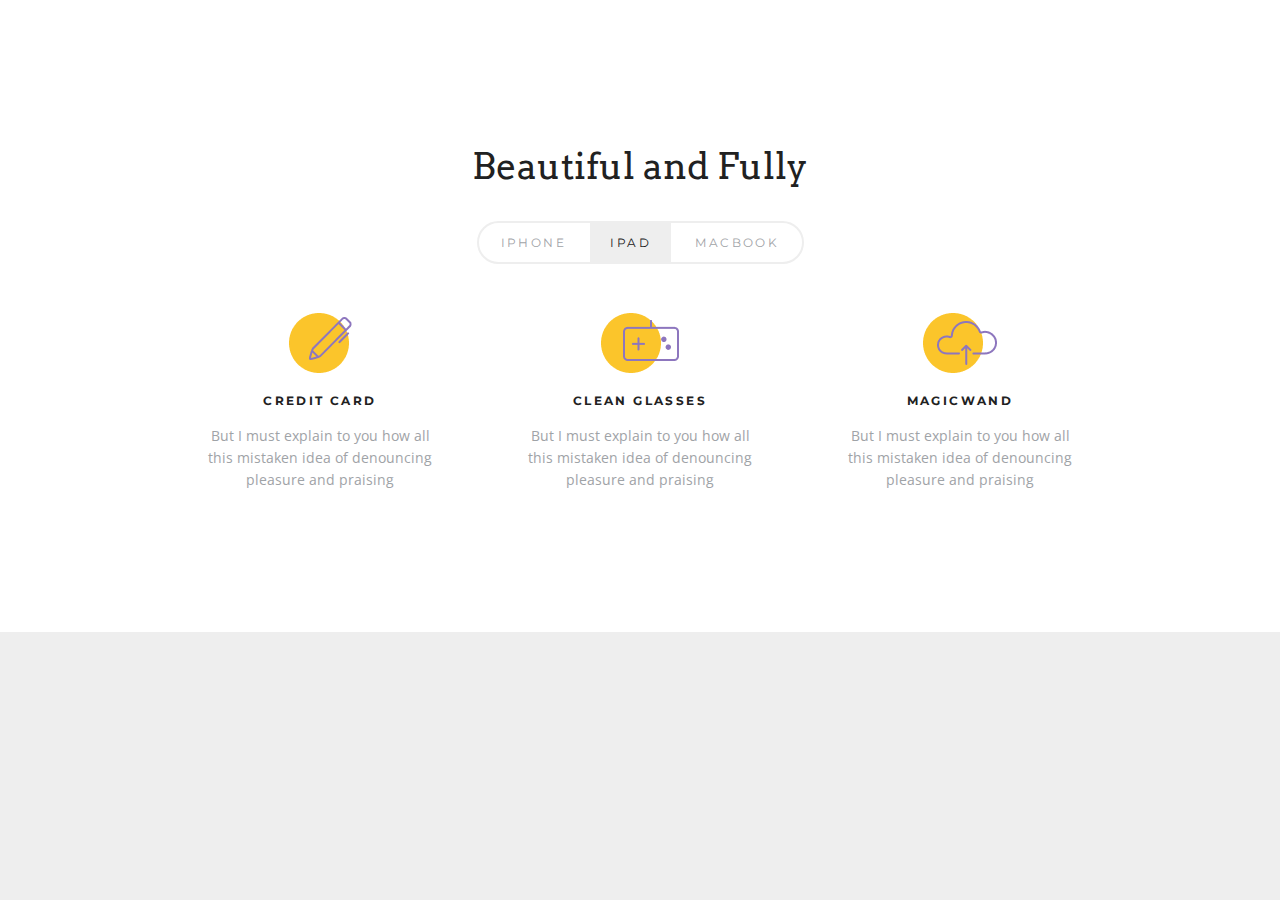
<file: cw1/index.html>
<!DOCTYPE html>
<html lang="en">
<head>
    <meta charset="UTF-8">
    <meta http-equiv="X-UA-Compatible" content="IE=edge">
    <meta name="viewport" content="width=device-width, initial-scale=1.0">
    <title>Fragment</title>
    <link rel="stylesheet" href="style.css/style.css">
</head>
<body>
    <div class="container">
        <h2 class="container__header">Beautiful and Fully </h2>
        <ul class="container__selector">
            <li>IPHONE</li>
            <li class="active">IPAD</li>
            <li>MACBOOK</li>
        </ul>
        <div class="container__elems">
            <div class="container__elem">
                <div class="img"><img src="images/Icon (1).png" alt="#"></div>
                <h3 class="elem__header">CREDIT CARD</h3>
                <p class="elem__text">But I must explain to you how all this mistaken idea of denouncing pleasure and praising </p>
            </div>
            <div class="container__elem">
                <div class="img"><img src="images/Icon2.png" alt="#"></div>
                <h3 class="elem__header">CLEAN GLASSES</h3>
                <p class="elem__text">But I must explain to you how all this mistaken idea of denouncing pleasure and praising </p>
            </div>
            <div class="container__elem">
                <div class="img"><img src="images/Icon3.png" alt="#"></div>
                <h3 class="elem__header">MAGICWAND</h3>
                <p class="elem__text">But I must explain to you how all this mistaken idea of denouncing pleasure and praising </p>
            </div>
        </div>
    </div>
    
</body>
</html>
</file>
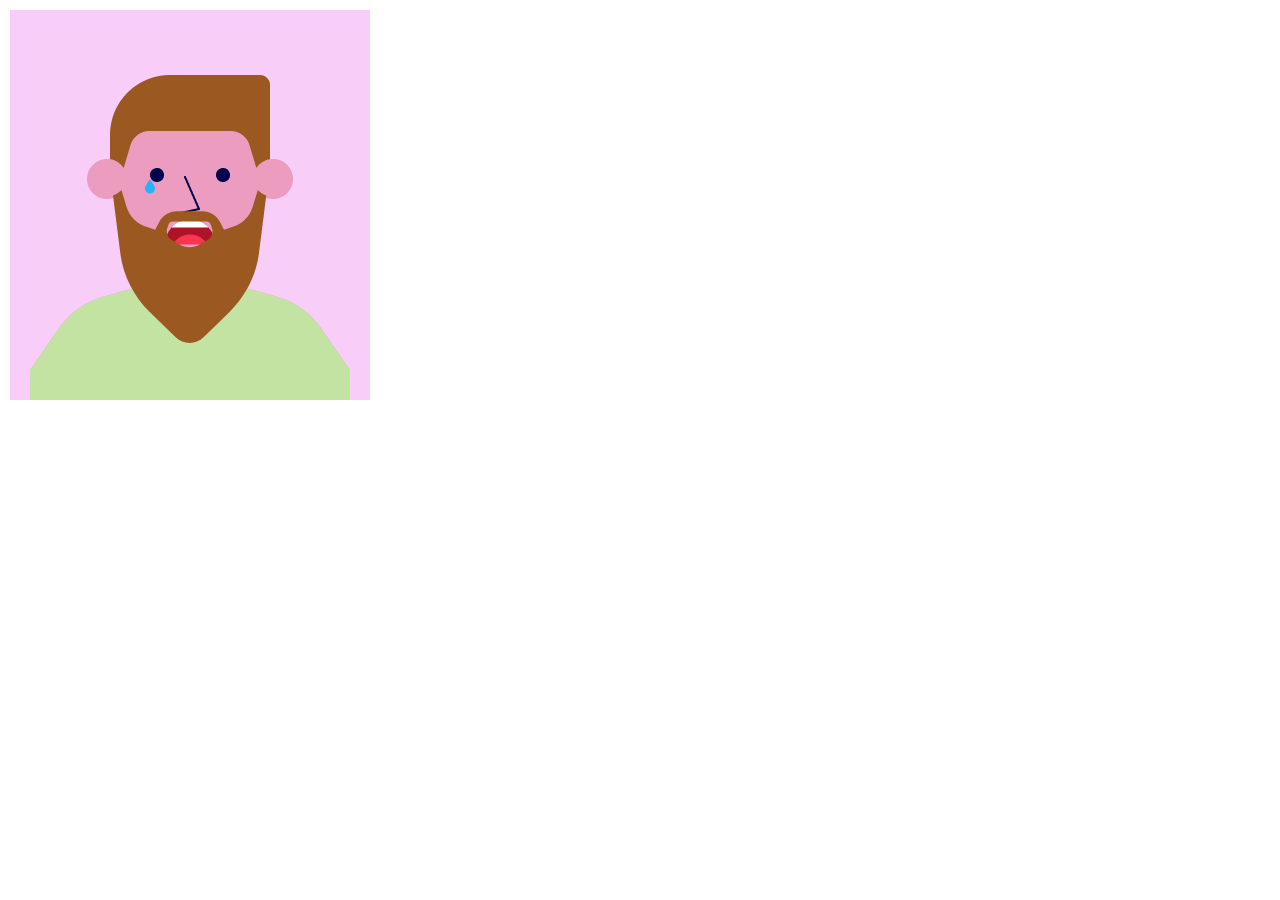
<file: cw2/index.html>
<!DOCTYPE html>
<html lang="en">
<head>
    <meta charset="UTF-8">
    <meta http-equiv="X-UA-Compatible" content="IE=edge">
    <meta name="viewport" content="width=device-width, initial-scale=1.0">
    <title>Document</title>
    <link rel="stylesheet" href="css/style.css">
</head>
<body>
    <div class="avatar">
        <img class="hair" src="images/05.png" alt="#"/>
        <img class="eye" src="images/cry.png" alt="#"/>
        <img class="nose" src="images/pointy.png" alt="#"/>
        <img class="mouth" src="images/conserned-teeth.png" alt="#"/>
        <!--<img class="beard" src="images/beard-long.svg" alt="#"/>-->
        <div class="beard">
            <svg width="180" height="160" viewBox="0 0 180 160" fill="none" xmlns="http://www.w3.org/2000/svg">
            <path fill-rule="evenodd" clip-rule="evenodd" d="M107.485 50.0298L99.6694 54.5668C93.4604 58.1708 85.7964 58.1708 79.5874 54.5668L71.7704 50.0298C67.6244 47.6228 65.7694 42.6118 67.3494 38.0858L68.6924 34.2398C69.2534 32.6338 70.7674 31.5568 72.4674 31.5568H106.787C108.488 31.5568 110.003 32.6338 110.563 34.2398L111.906 38.0858C113.486 42.6118 111.631 47.6228 107.485 50.0298ZM157.849 -0.000244141L152.674 16.8868C149.851 26.0998 142.775 33.3958 133.653 36.4998L124.031 39.7728L120.183 32.1858C116.775 25.4668 109.88 21.2328 102.346 21.2328H89.6284H76.9094C69.3764 21.2328 62.4804 25.4668 59.0724 32.1858L55.2244 39.7728L45.6024 36.4998C36.4804 33.3958 29.4044 26.0998 26.5814 16.8868L21.4064 -0.000244141C19.1394 2.48976 16.2624 4.40576 13.0004 5.50376L20.2414 62.8348C23.0814 85.3148 33.4714 106.165 49.7114 121.968L75.6784 147.239C83.4434 154.796 95.8114 154.796 103.576 147.239L129.545 121.968C145.784 106.165 156.173 85.3148 159.013 62.8348L166.256 5.50276C162.993 4.40576 160.116 2.48976 157.849 -0.000244141Z" fill="#9B5921"/>
            </svg>
        </div>
        <img class="body" src="images/Fill 2.png" alt="#"/>
        <img class="sweater" src="images/Fill 1.png" alt="#"/>
    </div>
</body>
</html>
</file>
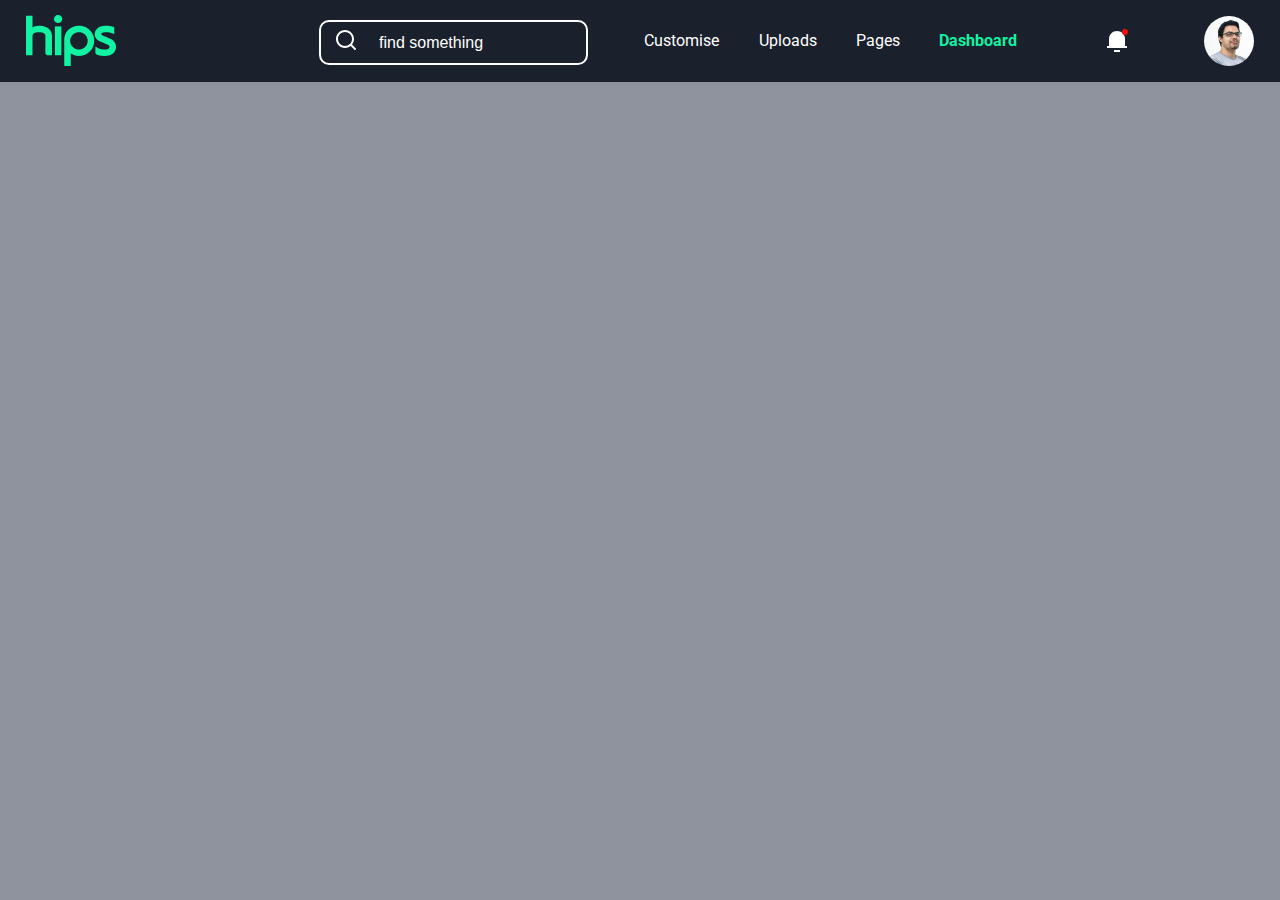
<file: cw3/index.html>
<!DOCTYPE html>
<html lang="en">
<head>
    <meta charset="UTF-8">
    <meta http-equiv="X-UA-Compatible" content="IE=edge">
    <meta name="viewport" content="width=device-width, initial-scale=1.0">
    <title>Document</title>
    <link rel="stylesheet" href="css/style.css">
</head>
<body>
    <div class="container">
        <header>
            <div class="logo">
                <a href="">
                    <img src="images/Vector.png" alt="#">
                </a>
            </div>
            <div class="header__content">
                <forma class="serch">
                    <input type="text" placeholder="find something"/>
                    <button type="submit">
                        <img src="images/Vector.svg" alt="#">
                    </button>
                </forma>
                <nav class="header__nav">
                    <ul>
                        <li><a href="#">Customise</a></li>
                        <li><a href="#">Uploads</a></li>
                        <li><a href="#">Pages</a></li>
                        <li class="__green"><a href="#">Dashboard</a></li>
                    </ul>
                </nav>
                <div class="badg">
                    <div class="img">
                        <svg width="20" height="21" viewBox="0 0 20 21" fill="none" xmlns="http://www.w3.org/2000/svg">
                            <path d="M18 15H20V17H0V15H2V8C2 5.87827 2.84285 3.84344 4.34315 2.34315C5.84344 0.842855 7.87827 0 10 0C12.1217 0 14.1566 0.842855 15.6569 2.34315C17.1571 3.84344 18 5.87827 18 8V15ZM7 19H13V21H7V19Z" fill="white"/>
                        </svg>
                    </div>
                    <div class="badg__count"></div>  
                </div>
                <div class="user">
                    <div class="avatar">
                        <img src="images/image 7.png" alt="#"/>
                    </div>
                    <nav class="menu">
                        <ul>
                            <li><a href="#">View profile</a></li>
                            <li><a href="#">Settings</a></li>
                            <li><a href="#">Account</a></li>
                            <li><a href="#">Help section</a></li>
                            <li class="logout"><a href="#">Logout</a></li>
                        </ul>
                    </nav>
                </div>
            </div>
        </header>
    </div>
</body>
</html>
</file>
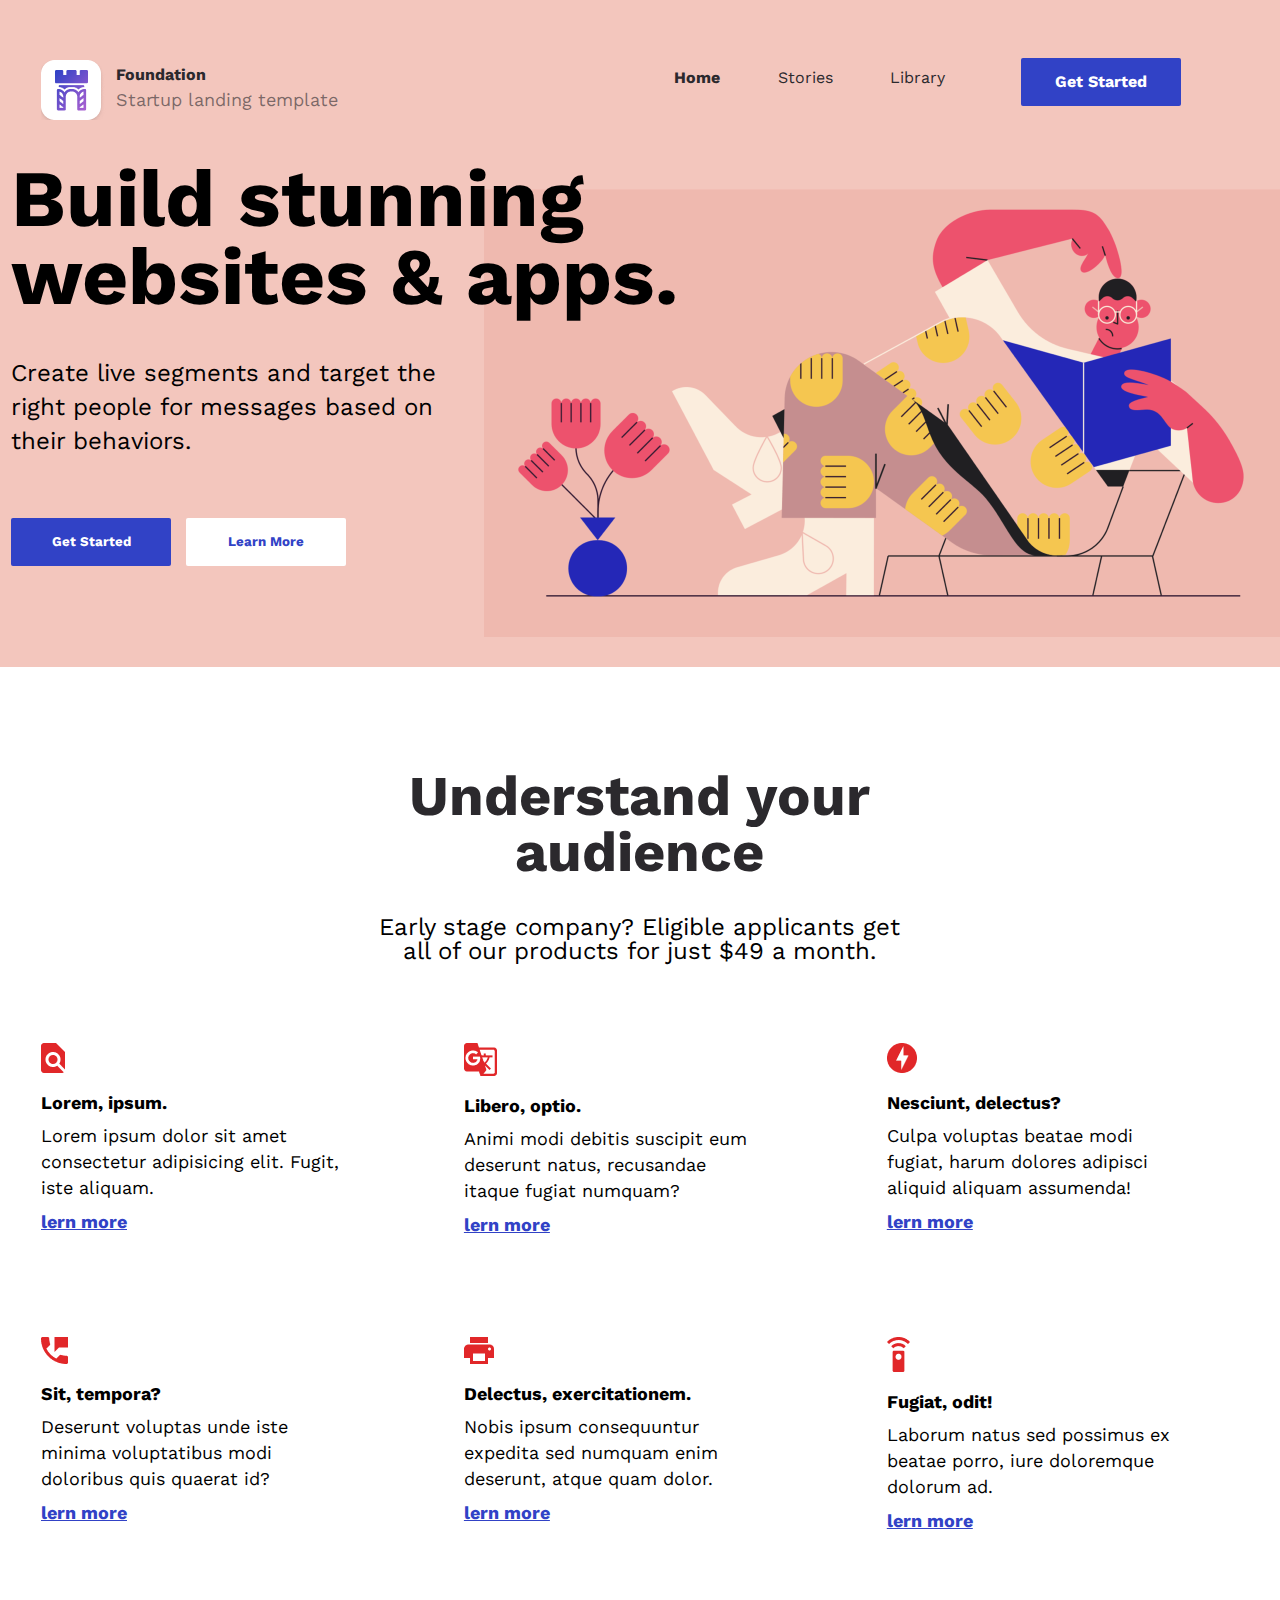
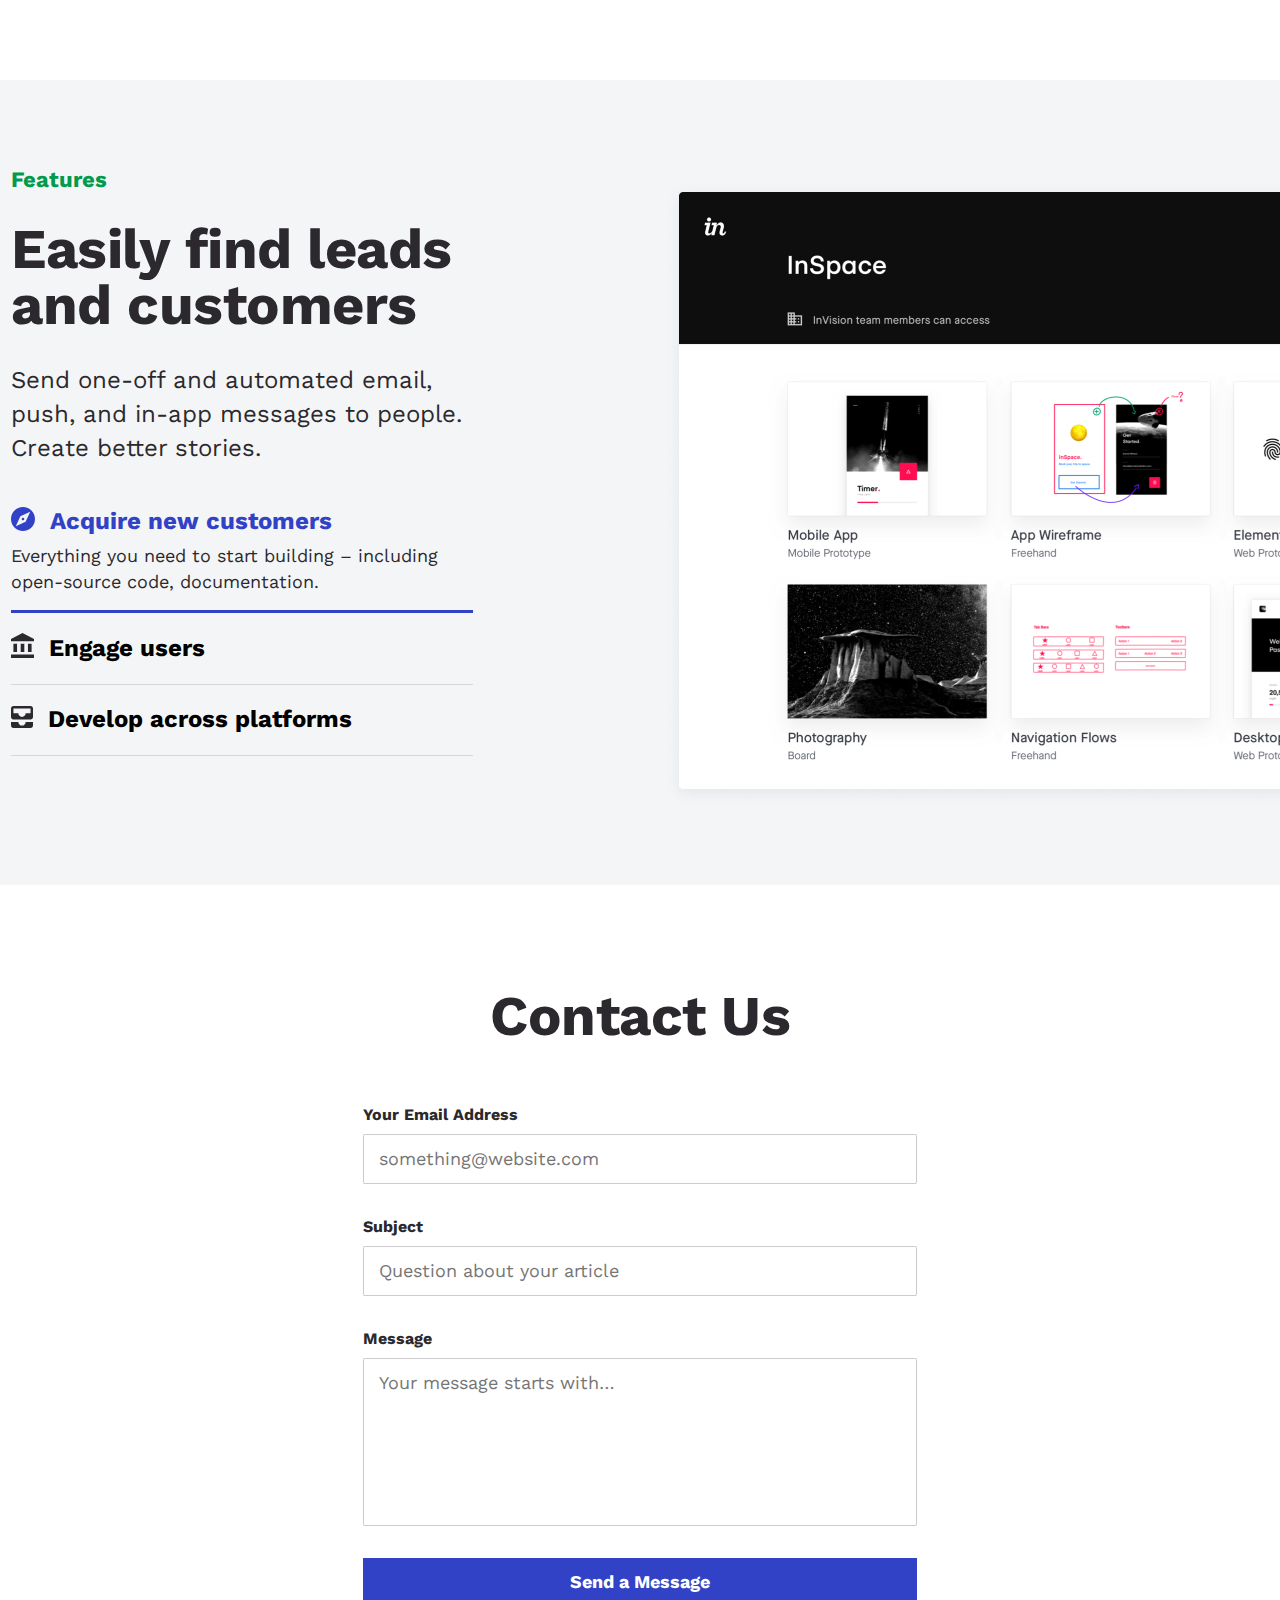
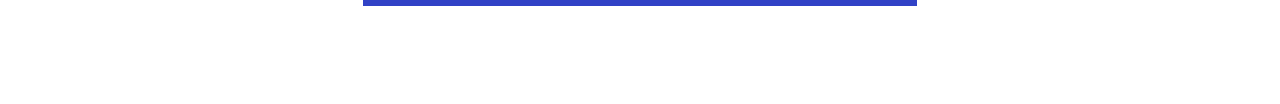
<file: cw4/index.html>
<!DOCTYPE html>
<html lang="en">
  <head>
    <meta charset="UTF-8" />
    <meta http-equiv="X-UA-Compatible" content="IE=edge" />
    <meta name="viewport" content="width=device-width, initial-scale=1.0" />
    <title>Document</title>
    <link rel="stylesheet" href="css/style.css" />
    <link rel="stylesheet" href="css/media.css">
  </head>
  <body>
    <header class="header">
      <div class="container">
        <header class="top">
          <div class="site__title">
            <div class="logo">
              <a href="/">
                <img src="image/Icon.png" alt="#" />
              </a>
            </div>
            <div class="title">
              <p class="title__text-bold">Foundation</p>
              <p class="title__text">Startup landing template</p>
            </div>
          </div>
          <div class="top__rigth">
            <nav class="top__nav">
              <ul>
                <li><a href="#" class="bold">Home</a></li>
                <li><a href="#">Stories</a></li>
                <li><a href="#">Library</a></li>
              </ul>
            </nav>
            <a href="#" class="top__button btn__primary">Get Started</a>
          </div>
        </header>
      </div>
    </header>
    <section class="promo">
      <div class="container">
        <h1>Build stunning websites & apps.</h1>
        <p>
          Create live segments and target the right people for messages based on
          their behaviors.
        </p>
        <div class="promo__btns">
          <button class="btn__primary">Get Started</button>
          <button class="btn__primary btn__primary-white">Learn More</button>
        </div>
      </div>
    </section>
    <section class="services">
      <div class="container">
        <h2 class="services__title">Understand your audience</h2>
        <p class="services__text">
          Early stage company? Eligible applicants get all of our products for
          just $49 a month.
        </p>

        <ul class="services__list">
          <li>
            <img src="image/Icon1.png" alt="#" />
            <h3>Lorem, ipsum.</h3>
            <p>
              Lorem ipsum dolor sit amet consectetur adipisicing elit. Fugit,
              iste aliquam.
            </p>
            <a href="#">lern more</a>
          </li>
          <li>
            <img src="image/Icon2.png" alt="#" />
            <h3>Libero, optio.</h3>
            <p>
              Animi modi debitis suscipit eum deserunt natus, recusandae itaque
              fugiat numquam?
            </p>
            <a href="#">lern more</a>
          </li>
          <li>
            <img src="image/Icon3.png" alt="#" />
            <h3>Nesciunt, delectus?</h3>
            <p>
              Culpa voluptas beatae modi fugiat, harum dolores adipisci aliquid
              aliquam assumenda!
            </p>
            <a href="#">lern more</a>
          </li>
          <li>
            <img src="image/Icon4.png" alt="#" />
            <h3>Sit, tempora?</h3>
            <p>
              Deserunt voluptas unde iste minima voluptatibus modi doloribus
              quis quaerat id?
            </p>
            <a href="#">lern more</a>
          </li>
          <li>
            <img src="image/Icon5.png" alt="#" />
            <h3>Delectus, exercitationem.</h3>
            <p>
              Nobis ipsum consequuntur expedita sed numquam enim deserunt, atque
              quam dolor.
            </p>
            <a href="#">lern more</a>
          </li>
          <li>
            <img src="image/Icon6.png" alt="#" />
            <h3>Fugiat, odit!</h3>
            <p>
              Laborum natus sed possimus ex beatae porro, iure doloremque
              dolorum ad.
            </p>
            <a href="#">lern more</a>
          </li>
        </ul>
      </div>
    </section>
    <section class="accordion">
      <div class="container">
        <h3 class="accordion__title">Features</h3>
        <div class="accordion__block">
          <h2 class="accordion__title">Easily find leads and customers</h2>
          <p class="accordion__text">
            Send one-off and automated email, push, and in-app messages to
            people. Create better stories.
          </p>
          <div class="accordion__selector">
            <div class="selector__item active">
              <div class="item__title">
                <div class="img">
                  <svg
                    width="24"
                    height="24"
                    viewBox="0 0 24 24"
                    fill="none"
                    xmlns="http://www.w3.org/2000/svg"
                  >
                    <path
                      fill-rule="evenodd"
                      clip-rule="evenodd"
                      d="M12 0C5.376 0 0 5.376 0 12C0 18.624 5.376 24 12 24C18.624 24 24 18.624 24 12C24 5.376 18.624 0 12 0ZM12 10.68C11.268 10.68 10.68 11.268 10.68 12C10.68 12.732 11.268 13.32 12 13.32C12.732 13.32 13.32 12.732 13.32 12C13.32 11.268 12.732 10.68 12 10.68ZM4.8 19.2L14.628 14.628L19.2 4.8L9.372 9.372L4.8 19.2Z"
                      fill="#000000"
                    />
                  </svg>
                </div>
                <h2>Acquire new customers</h2>
              </div>
              <p class="item__text">
                Everything you need to start building – including open-source
                code, documentation.
              </p>
            </div>
            <div class="selector__item">
              <div class="item__title">
                <div class="img">
                  <svg
                    width="23"
                    height="25"
                    viewBox="0 0 23 25"
                    fill="none"
                    xmlns="http://www.w3.org/2000/svg"
                  >
                    <path
                      fill-rule="evenodd"
                      clip-rule="evenodd"
                      d="M0 5.95238L11.5 0L23 5.95238V8.33333H0V5.95238ZM2.42105 10.7143V19.0476H6.05263V10.7143H2.42105ZM9.68421 10.7143V19.0476H13.3158V10.7143H9.68421ZM23 21.4286V25H0V21.4286H23ZM16.9474 10.7143V19.0476H20.5789V10.7143H16.9474Z"
                      fill="#2B292D"
                    />
                  </svg>
                </div>
                <h2>Engage users</h2>
              </div>
            </div>
            <div class="selector__item">
              <div class="item__title">
                <div class="img">
                  <svg
                    width="22"
                    height="22"
                    viewBox="0 0 22 22"
                    fill="none"
                    xmlns="http://www.w3.org/2000/svg"
                  >
                    <path
                      fill-rule="evenodd"
                      clip-rule="evenodd"
                      d="M19.5556 0H2.44444C1.1 0 0 1.1 0 2.44444V11C0 12.3444 1.1 13.4444 2.44444 13.4444H19.5556C20.9 13.4444 22 12.3444 22 11V2.44444C22 1.1 20.9 0 19.5556 0ZM19.5556 7.33333H14.6667C14.6667 9.31333 12.98 11 11 11C9.02 11 7.33333 9.31333 7.33333 7.33333H2.44444V2.44444H19.5556V7.33333ZM22 15.8889H14.6667C14.6667 17.9178 13.0289 19.5556 11 19.5556C8.97111 19.5556 7.33333 17.9178 7.33333 15.8889H0V19.5556C0 20.9 1.1 22 2.44444 22H19.5556C20.9 22 22 20.9 22 19.5556V15.8889Z"
                      fill="#2B292D"
                    />
                  </svg>
                </div>
                <h2>Develop across platforms</h2>
              </div>
            </div>
            <div class="left">
              <img src="image/ouch.png" alt="#" />
            </div>
            <div class="rigth">
              <img src="image/Invision1.png" alt="#" />
            </div>
          </div>
        </div>
      </div>
    </section>
    <section class="fedback">
        <div class="container">
            <form action="">
                <h2 class="feedback__title">Contact Us</h2>
                <div class="fedback__item">
                    <label for="">Your Email Address</label>
                    <input type="text" name="" id="item_1"
                    placeholder="something@website.com">
                </div>
                <div class="fedback__item">
                    <label for="">Subject</label>
                    <input type="text" name="" id="item_2"
                    placeholder="Question about your article">
                </div>
                <div class="fedback__item">
                    <label for="item_3">Message</label>
                    <textarea name="" id="item_3" placeholder="Your message starts with…"></textarea>
                </div>
                <button type="submit">Send a Message</button>
            </form>
        </div>
    </section>
  </body>
</html>
</file>
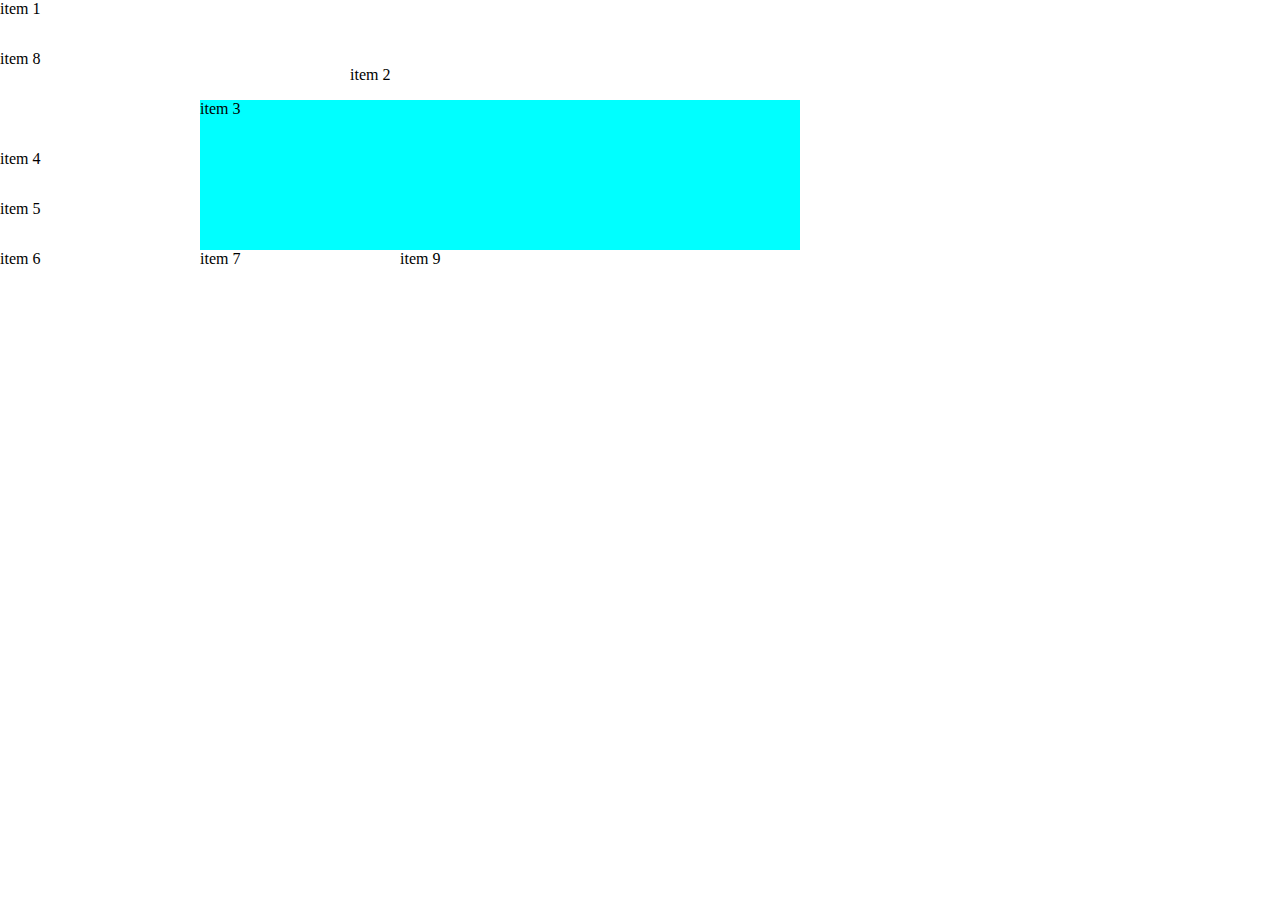
<file: grid/index.html>
<!DOCTYPE html>
<html lang="en">
<head>
    <meta charset="UTF-8">
    <meta http-equiv="X-UA-Compatible" content="IE=edge">
    <meta name="viewport" content="width=device-width, initial-scale=1.0">
    <title>Document</title>
    <link rel="stylesheet" href="style.css">
</head>
<body>
    <div class="grid__container">
        <div class="grid__item item-1">item 1</div>
        <div class="grid__item item-2">item 2</div>
        <div class="grid__item item-3">item 3</div>
        <div class="grid__item item-4">item 4</div>
        <div class="grid__item item-5">item 5</div>
        <div class="grid__item item-6">item 6</div>
        <div class="grid__item item-7">item 7</div>
        <div class="grid__item item-8">item 8</div>
        <div class="grid__item item-9">item 9</div>
    </div>
</body>
</html>
</file>
<file: cw1/style.css/style.css>
@import url('https://fonts.googleapis.com/css2?family=Arvo&family=Montserrat:wght@100;700&family=Open+Sans&display=swap');
* {
    margin: 0;
    padding: 0;
}
body {
    background: #0001;
    font-family: "Montserrat";
}
.container {
    max-width: 1280px;
    width: 100%;
    margin: 0 auto;
    background: #fff;
    border-top: 1px solid transparent;
    border-bottom: 1px solid transparent;
}
.container__header{
    text-align: center;
    font-family: 'Arvo';
    font-weight: 400;
    font-size: 36px;
    line-height: 48px;
    color: #212121;
    margin-top: 141px;
}
.container__selector{
    list-style: none;
    display: flex;
    max-width: 323px;
    width: 100%;
    margin-top: 31px;
    margin-left: auto;
    margin-right: auto;
    text-transform: uppercase;
    justify-content: space-around;
    border: 2px solid #eeeeee;
    border-radius: 23.5px;
    font-size: 12px;
    line-height: 15px;
    letter-spacing: 2.4px;
    color: #9FA3A7;

    
}
.container__selector li {
    padding: 12px 20px;
}
.container__selector .active {
    background: #eeeeee;
    color: #212121;
}
.container__elems {
    display: flex;
    max-width: 864px;
    width: 100%;
    margin: 49px auto 140px;
    justify-content: space-between;

}
.container__elem {
    max-width: 224px;
    width: 100%;
    display: flex;
    flex-direction: column;
    align-items: center;
}
.container__elem .img {
    height: 60px;
}
img {
    display: block;
    height: 100%;
}
.elem__header {
    margin-top: 20px;
    font-size: 12px;
    line-height: 15px;
    letter-spacing: 2.4px;
    color: #212121;

}
.elem__text {
    margin-top: 17px;
    font-family: 'Open Sans';
    font-size: 14px;
    line-height: 22px;
    text-align: center;
    color: #9fa3a7;
}
</file>
<file: cw2/css/style.css>
* {
    margin: 0;
    padding: 0;
}
img {
    display: block;
    position: absolute;
}
.avatar {
    width: 360px;
    height: 390px;
    position: relative;
    margin: 10px;
    background: rgba(238, 130, 238, 0.4);
}
.hair {
    top: 0;
    left: 0;
}
.hair:hover svg * {

}
.body {
    bottom: 0;
    left: 20px;
    z-index: -1;
}
.eye {
    top: 145px;
    left: 130px;
}
.nose {
    top: 155px;
    left: 160px;
}
.mouth {
    top: 200px;
    left: 140px;
}
.beard {
    top: 180px;
    left: 90px;
    z-index: 1;
    position: absolute;
}
.beard:hover svg * {
    fill: aqua;
}
.sweater {
    bottom: 0;
    left: 20px;
}
</file>
<file: cw3/css/style.css>
@import url('https://fonts.googleapis.com/css2?family=Roboto&display=swap');

* {
    margin: 0;
    padding: 0;
}
body {
    background-color: #8f939e;
}

.container {
    background: #1a202c;
    width: 100%;
    border: 1px solid transparent;
    padding: 0 25px;
    box-sizing: border-box;

}
header {
    max-width: 1373px;
    width: 100%;
    margin: 14px auto 15px;
    display: flex;
    align-items: center;
    justify-content: space-between;

}
.logo {
    width: 90px;
}
.logo img {
    display: block;
    width: 100%;
}
.header__content {
    display: flex;
    align-items: center;
    max-width: 935px;
    width: 100%;
}
.serch {
    position: relative;
    width: 288px;
    height: 41px;
}
.serch input {
    display: block;
    box-sizing: border-box;
    padding-left: 58px;
    font-size: 16px;
    line-height: 41px;
    background: transparent;
    color: #fff;
    border: 2px solid #ffffff;
    border-radius: 10px;
}
.serch input::placeholder {
    color: #fff;
}

.serch button {
    position: absolute;
    display: block;
    border: none;
    background: transparent;
    top: 8px;
    left: 15px;
    cursor: pointer;
    width: 24px;
    height: 24px;
    display: flex;
    justify-content: center;
    align-items: center;
}
.header__nav {
    display: flex;
    max-width: 373px;
    width: 100%;
    margin-left: 38px;
    margin-right: 90px;
}
.header__nav ul {
    display: inline-flex;
    list-style: none;
    width: 100%;
    justify-content: space-between;
    align-items: center;
    
}
.header__nav a {
    font-family: 'Roboto';
    font-style: normal;
    font-weight: 400;
    font-size: 16px;
    line-height: 19px;
    color: #ffffff;
    text-decoration: none;
}
.header__nav li.__green a {
    font-weight: 700;
    color: #11f3a2;
}
.badg {
    width: 21px;
    height: 20px;
    position: relative;
}
.badg__count {
    position: absolute;
    top: -2px;
    right: 0;
    width: 6px;
    height: 6px;
    border-radius: 50%;
    background: #f00d0d;
}
.user {
    position: relative;
    width: 50px;
    height: 50px;
    margin-left: 76px;

}
.avatar {
    width: 100%;
    height: 100%;
    position: relative;
    border-radius: 50%;
    overflow: hidden;
}
.avatar img {
    position: absolute;
    top: 0;
    left: -30px;

}
.menu {
    position: absolute;
    top: 55px;
    right: 0;
    width: 121px;
    padding: 15px 0;
    background: #fff;
    border-radius: 5px;
    transform: scale(0);
    transform-origin: 100% 0px;
    transition: 0.3s linear;
}
.menu ul{
    display: flex;
    flex-direction: column;
    justify-content: space-between;
    text-align: right;
    align-items: end;
    width: 100%;
    list-style: none;
}
.menu ul li {
    margin-bottom: 7px;


}
.menu ul li a {
    text-decoration: none;
    color: #000;
    margin-right: 9px;
    font-family: 'Roboto';
    font-style: normal;
    font-weight: 400;
    font-size: 16px;
    line-height: 19px;
    color: #000000;
}
.logout {
    background: #f7fafc;
    width: 100%;
    text-align: right;
    padding: 8px 9px;
    box-sizing: border-box;

}
.menu ul li.logout a {
    font-weight: 700;
}
.user:hover > .menu {
    transform: scaleX(1);
}
</file>
<file: cw4/css/style.css>
@import url('https://fonts.googleapis.com/css2?family=Work+Sans:wght@400;700&display=swap');
* {
    margin: 0;
    padding: 0;
}

 :root {
    --pointer-hand: url("../image/Pointer Copy.svg");
    --button-blue: linear-gradient(180deg, rgba(255, 255, 255, 0.05) 0%, rgba(255, 255, 255, 1e-05) 100%), #3040C4;
    --text-black: #2B292D;
    --text-black-60: #2b292d99;
    --text-black-15: #2b292d26;
    --button-blue: #3142C6;
 }  

 body,button, input, textarea {
    font-family: 'Work Sans', sans-serif;
 } 

 .btn__primary {
    width: 160px;
    border: none;
    font-weight: bold;
    font-style: 18px;
    height: 48px;
    display: block;
    text-align: center;
    line-height: 48px;
    background: var(--button-blue);
    color: #fff;
    text-decoration: none;
    cursor: var(--pointer-hand), pointer;
    border-radius: 2px; 
 }
  
 .btn__primary:hover {
    transition: 1s;
    transform: scale(1.4);
 }


.services__title {
    font-size: 56px;
    line-height: 56px;
    color: var(--text-black);
    text-align: center;
    margin-bottom: 35px;

}
.services__text {
    font-size: 24px;
    line-height: 24px;
    line-height: 24px;
}

 .btn__primary-white {
    background-color: #fff;
    color: var(--button-blue);
 }

.header {
    width: 100%;
    background: #F3C6BD;
    padding: 57px 0 38px;

}

.container {
    max-width: 1262px;
    /* width: 100%; */
    margin: 0 auto;
    padding: 0 10px;
    border: 1px solid transparent;
}

.top {
    max-width: 1140px;
    /*width: 100%;*/
    margin: 0 30px;
    display: flex;
    align-items: flex-start;
    justify-content: space-between;
}

.site__title {
    display: flex;
}

.logo {
    width: 60px;
    height: 60px;
    margin-top: 2px;   
}

.logo a {
    cursor: var(--pointer-hand), pointer;
}

.logo img {
    display: block;
}

.site__title .title{
    margin-left: 15px;
    margin-top: 4px;
    font-style: 20px;
}

.title__text, .title__text-bold {
    line-height: 25px;
}

.title__text{
    font-weight: 400;
    color: var(--text-black-60);
    font-size: 18px;
}

.title__text-bold {
    font-weight: 700;
    color: var(--text-black);
}

.top__rigth {
   display: flex;
   align-items: flex-start;
   justify-content: space-between;
   max-width: 508px;
   width: 100%;

}

.top__nav {
    max-width: 273px;
    width: 100%;
    margin-top: 6px;
}

.top__nav ul {
    display: inline-flex;
    justify-content: space-between;
    width: 100%;
    list-style: none;
}

.top__nav ul a {
    text-decoration: none;
    cursor: var(--pointer-hand), pointer;
    color: var(--text-black);
    padding: 1px;
    line-height: 25px;
    box-sizing: border-box;
    display: block;
}

.top__nav ul  .bold{
    font-weight: 700;
}

/* .top__button {
    margin-left: 75px;
   
} */

.promo {
    background-color: #F3C6BD;
    padding-bottom: 100px;
    background-image: url(../image/promo_bg.png);
    background-repeat: no-repeat;
    background-position: center right;
}

.promo h1 {
    font-size: 80px;
    line-height: 78px;
    font-weight: 700;
    width: 60%;
    margin-bottom: 40px;
}

.promo p {
    font-size: 24px;
    line-height: 34px;
    width: 35%;
}

.promo__btns {
    margin-top: 60px;
    display: flex;
    gap: 15px;
}

.services {
    padding: 100px 0;
}

.services .services__text {
    text-align: center;
    width: 42%;
    margin: 0 auto;
}
.services .services__title {
    text-align: center;
    width: 42%;
    margin-left: auto;
    margin-right: auto;
}
.services__list {
    margin-top: 80px;
    list-style: none;
    display: grid;
    grid-template-columns: repeat(auto-fit, 360px);
    justify-items: center;
    gap: 5%;
}
.services__list li {
    width: 28.3%;
    min-width: 300px;
    margin-bottom: 75px;
}
.services__list img {
    margin-bottom: 15px;
}
.services__list h3 {
    font-size: 18px;
    margin-bottom: 10px;
}
.services__list p {
    font-size: 18px;
    line-height: 26px;
    margin-bottom: 10px;
}
.services__list a {
    font-size: 18px;
    font-weight: bold;
    color: var(--button-blue);
    cursor: var(--pointer-hand), pointer;
}
.accordion {
    display: flex;
    flex-direction: column;
    align-items: center;
    background: #F4F5F7;
    overflow: hidden;
}
.accordion .container {
    max-width: 1316px;
    width: 100%;
}
h3.accordion__title {
    margin-top: 82px;
    font-weight: 700;
    font-size: 22px;
    line-height: 34px;
    color: #009B4D;
}
.accordion__block {
    margin-top: 24px;
    max-width: 462px;
    width: 100%;
    position: relative;
}
h2.accordion__title {
    font-weight: 700;
    font-size: 56px;
    line-height: 56px;
    letter-spacing: -0.5px;
    color: var(--text-black);  
}
.accordion__text {
    font-weight: 400;
    font-size: 24px;
    line-height: 34px;
    color:var(--text-black);
    margin-top: 30px;
}
.accordion__selector {
    margin-top: 42px;
    margin-bottom: 128px;
}
.selector__item {
    margin-top: 20px;
    border-bottom: 1px solid var(--text-black-15);
}
.selector__item:first-child {
    margin-top: 0;
}
.item__title {
    display: flex;
    margin-bottom: 22px;
    cursor: var(--pointer-hand), pointer;
    column-gap: 15px;
    align-items: center;
}
.selector__item.active .img * {
    fill: var(--button-blue);
}
.selector__item.active h2 {
    color: var(--button-blue);
}
.selector__item.active {
    border-color:var(--button-blue);
    border-width: 3px;
}
.selector__item.active .item__title {
    margin-bottom: 8px;
}

.selector__item.active .item__text {
    margin-bottom: 15px;
    font-weight: 400;
    font-size: 18px;
    line-height: 26px;
    color: var(--text-black);
}
.left,
.rigth {
    position: absolute;
}
.left {
    top: 45px;
    right: 581px;
}
.rigth {
    top: -41px;
    left: 652px;
}
.fedback .container {
    display: flex;
    justify-content: center;
}
.fedback form {
    max-width: 554px;
    width: 100%;
    margin-top: 102px;
    margin-bottom: 97px;
}
.feedback__title {
    font-weight: 700;
    font-size: 56px;
    line-height: 56px;
    text-align: center;
    letter-spacing: -0.5px;
    color: var(--text-black);
    margin-bottom: 60px;
}
.fedback__item {
    width: 100%;
    margin-bottom: 32px;
}
.fedback__item label {
    display: block;
    font-weight: 700;
    font-size: 16px;
    line-height: 22px;
    color: var(--text-black);
    margin-bottom: 8px;
}
.fedback__item input,
.fedback__item textarea {
    display: block;
    box-sizing: border-box;
    width: 100%;
    padding: 6px 15px;
    border: 1px solid rgba(0, 0, 0, 0.2);
    box-shadow: inset 0px 1px 0px rgba(255, 255, 255, 0.1);
    border-radius: 2px;
    font-weight: 400;
    font-size: 18px;
    line-height: 36px;
    color: var(--text-black);
}
.fedback__item textarea {
    height: 168px;
    resize: none;
}
.fedback form button {
    width: 100%;
    height: 48px;
    display: block;
    margin-top: 30px;
    border: none;
    background: var(--button-blue);
    color: #fff;
    font-weight: 700;
    font-size: 18px;
    line-height: 48px;
    text-align: center;
    cursor: var(--pointer-hand), pointer;

}
</file>
<file: cw4/css/media.css>
@media only screen and (max-width: 1024px) {
    .container {
        max-width: 938px;
    }
    .top {
        margin: 0;
    }
    .promo {
        background-size: 554px;
        background-position: bottom 70px right;
    }
    .promo h1 {
        width: 79%;
        margin-left: 14px;
        margin-right: 170px;
    }
    .services__list {
        justify-content: space-between;
        margin-left: 42px;
        margin-right: 30px;
    }
    .accordion .container {
        max-width: 938px;
    }
    h3.accordion__title {
        display: none;
    }
    .accordion__block {
        margin-top: 112px;
        margin-left: 40px;
    }
    .rigth {
        left: 497px;
    }
    .fedback form {
        margin-top: 100px;
        margin-bottom: 100px;
    }
}
@media only screen and (max-width: 768px) {
    .container {
        padding: 0 30px;
    }
    .top {
        margin-right: 53px;
    }
    .top__button {
        display: none;
    }
    .top__rigth {
        max-width: 273px;
    }
    .promo {
        background-position: bottom right;
        padding-bottom: 156px;
    }
    .promo h1 {
        width: 100%;
        margin-top: 14px;
    }
    .promo p {
        width: 55%;
    }
    .services .services__title  {
        width: 75%;
        line-height: 56px;
    }
    .services .services__text {
        width: 75%;
        line-height: 34px;
    }
    .services__list {
        margin-top: 100px;
        max-width: 360px;
        margin-left: auto;
        margin-right: 183px;
    }
    .accordion__block {
        margin-top: 100px;
        margin-bottom: 100px;
        margin-left: auto;
        margin-right: auto;
    }
    .left,
    .rigth {
        display: none;
    }
}
@media only screen and (max-width: 684px) {
    .top {
        flex-wrap: wrap;
        justify-content: center;
        row-gap: 19px;
    }
    .promo {
        background-image: none;
    }
    .services__list {
        margin-right: auto;
    }
}
</file>
<file: grid/style.css>
* {
    margin: 0;
    padding: 0;
}

html {
    height: 100vh;
}

body {
    height: 100%;
}

.grid__container {
    width: 100%;
    height: 100%;
    display: grid;
    /* grid-template-columns: 100px auto 200px; */
    /* grid-template-rows: 100px auto 200px; */
    grid-auto-columns: 200px;
    grid-auto-rows: 50px;
    /* grid-template-areas: 'header header header'
         'sidebar main aside'
         'footer footer footer' */
}
 .item-2 {
    grid-area: footer;
    grid-column: 1/5;
    /* grid-column: 1/3; */
    width: 100px;
    align-self: center;
    justify-self: center;
} 
.item-8 {
    grid-column: 1/2;
    grid-row: 2/4;
}
.item-3 {
    grid-column: span 3;
    grid-row: span 3;
    background-color: aqua;
}
</file>
